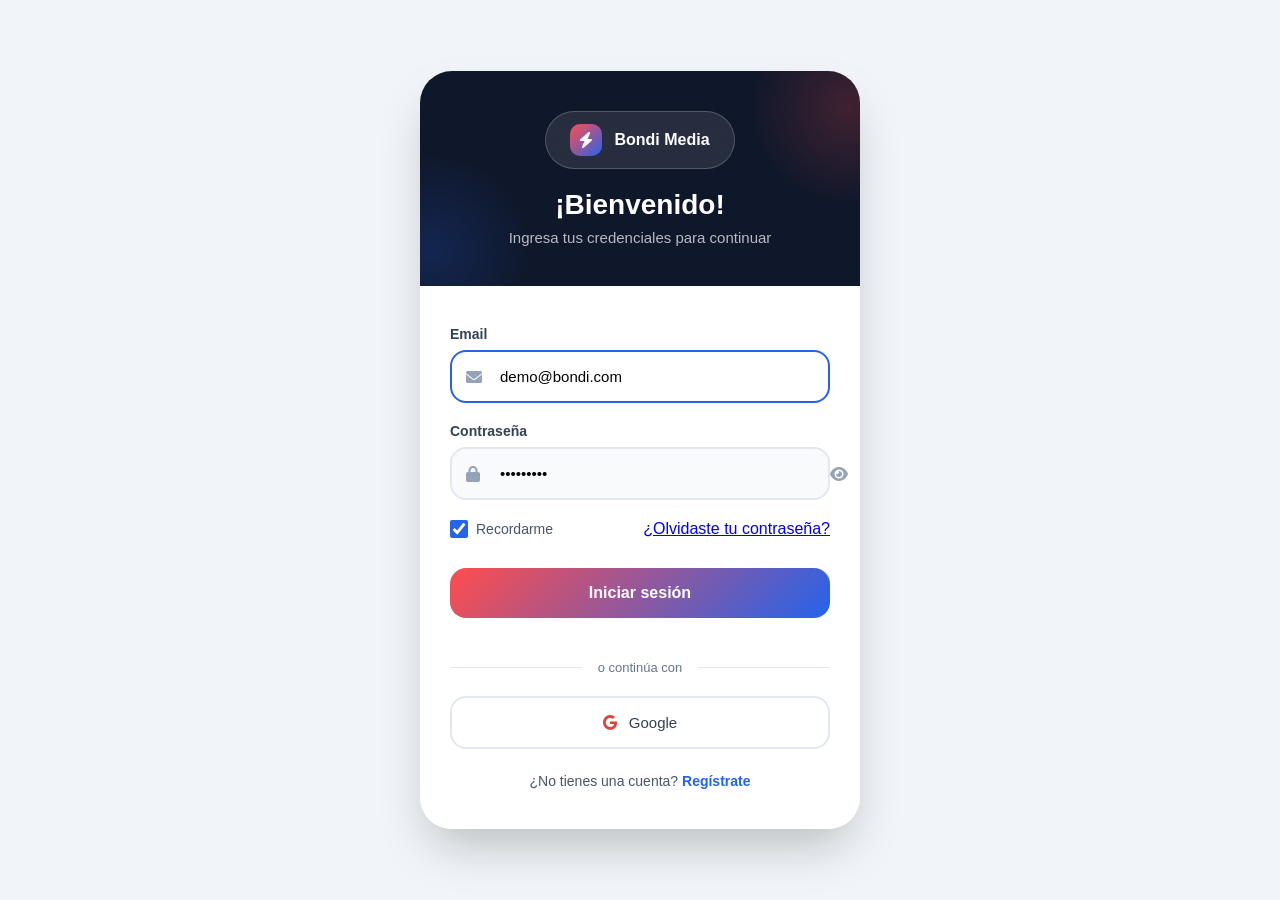
<file: dashboard.html>
<!DOCTYPE html>
<html lang="es">
<head>
    <meta charset="UTF-8">
    <meta name="viewport" content="width=device-width, initial-scale=1.0">
    <title>Bondi Media · Dashboard</title>
    
    <!-- Font Awesome -->
    <link rel="stylesheet" href="https://cdnjs.cloudflare.com/ajax/libs/font-awesome/6.0.0/css/all.min.css">
    
    <style>
        * {
            margin: 0;
            padding: 0;
            box-sizing: border-box;
            font-family: -apple-system, BlinkMacSystemFont, 'Segoe UI', Roboto, sans-serif;
        }

        body {
            background: linear-gradient(135deg, #667eea 0%, #764ba2 100%);
            min-height: 100vh;
            display: flex;
            justify-content: center;
            align-items: center;
            padding: 20px;
        }
        
        .dashboard-card {
            background: white;
            border-radius: 32px;
            padding: 40px;
            box-shadow: 0 25px 50px -12px rgba(0, 0, 0, 0.25);
            max-width: 500px;
            width: 100%;
            text-align: center;
        }
        
        h1 {
            color: #0f172a;
            margin-bottom: 20px;
            font-size: 28px;
        }

        .welcome-badge {
            background: linear-gradient(135deg, #ff4d4d, #2563eb);
            color: white;
            padding: 8px 16px;
            border-radius: 60px;
            display: inline-block;
            margin-bottom: 30px;
            font-size: 14px;
        }
        
        .user-info {
            background: #f8fafc;
            padding: 25px;
            border-radius: 24px;
            margin: 30px 0;
            text-align: left;
            border: 1px solid #e2e8f0;
        }

        .user-info p {
            margin: 12px 0;
            color: #334155;
            display: flex;
            align-items: center;
            gap: 10px;
        }

        .user-info i {
            width: 24px;
            color: #2563eb;
        }
        
        .logout-btn {
            background: linear-gradient(135deg, #ff4d4d, #2563eb);
            color: white;
            border: none;
            padding: 16px 32px;
            border-radius: 16px;
            font-size: 16px;
            font-weight: 600;
            cursor: pointer;
            transition: all 0.3s;
            width: 100%;
            display: flex;
            align-items: center;
            justify-content: center;
            gap: 10px;
        }
        
        .logout-btn:hover {
            transform: translateY(-2px);
            box-shadow: 0 20px 30px -10px rgba(255, 77, 77, 0.3);
        }
    </style>
</head>
<body>
    <div class="dashboard-card">
        <div class="welcome-badge">
            <i class="fas fa-bolt"></i> Bondi Media
        </div>
        
        <h1>🎬 Dashboard</h1>
        
        <div class="user-info" id="userInfo">
            <i class="fas fa-spinner fa-spin"></i> Verificando sesión...
        </div>
        
        <button class="logout-btn" id="logoutBtn">
            <i class="fas fa-sign-out-alt"></i> Cerrar sesión
        </button>
    </div>

    <script>
        document.addEventListener('DOMContentLoaded', function() {
            const currentUser = sessionStorage.getItem('bondi-current-user');
            
            if (!currentUser) {
                window.location.href = 'login-final.html';
                return;
            }
            
            try {
                const user = JSON.parse(currentUser);
                document.getElementById('userInfo').innerHTML = `
                    <p><i class="fas fa-envelope"></i> <strong>Email:</strong> ${user.email}</p>
                    <p><i class="fas fa-user"></i> <strong>Usuario:</strong> ${user.name || 'Demo'}</p>
                    <p><i class="fas fa-clock"></i> <strong>Inicio:</strong> ${new Date(user.loggedInAt).toLocaleString()}</p>
                `;
            } catch (e) {
                sessionStorage.removeItem('bondi-current-user');
                window.location.href = 'login-final.html';
            }
            
            document.getElementById('logoutBtn').addEventListener('click', function() {
                sessionStorage.removeItem('bondi-current-user');
                window.location.href = 'login-final.html';
            });
        });
    </script>
</body>
</html>
</file>
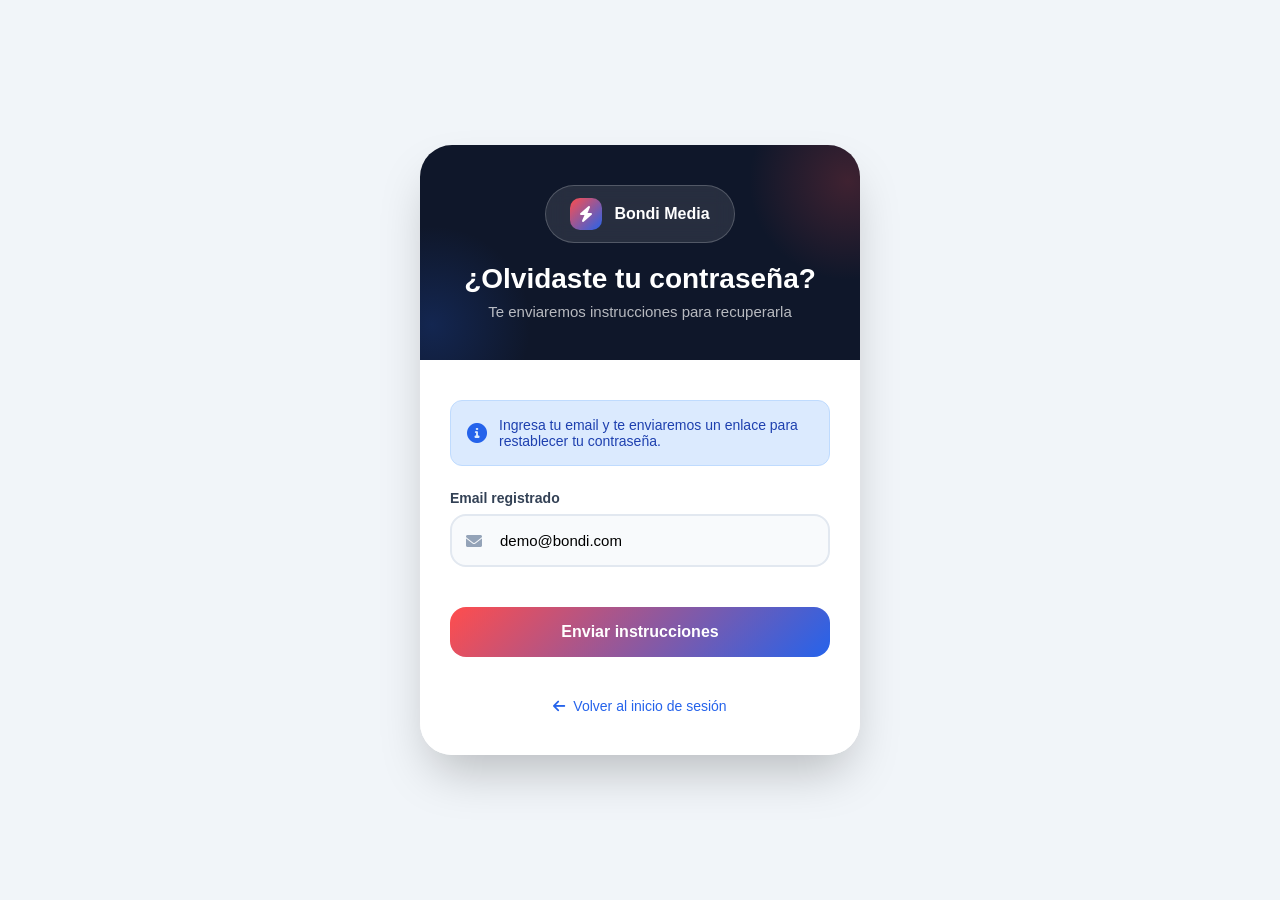
<file: forgot-password.html>
<!DOCTYPE html>
<html lang="es">
<head>
    <meta charset="UTF-8">
    <meta name="viewport" content="width=device-width, initial-scale=1.0">
    <title>Bondi Media · Recuperar Contraseña</title>
    
    <!-- Font Awesome -->
    <link rel="stylesheet" href="https://cdnjs.cloudflare.com/ajax/libs/font-awesome/6.0.0/css/all.min.css">
    
    <style>
        /* ==================================================
           ESTILOS DIRECTOS - SIN DEPENDENCIAS EXTERNAS
           ================================================== */
        
        :root {
            --deep-navy: #0f172a;
            --coral: #ff4d4d;
            --sky-blue: #2563eb;
            --gray-50: #f8fafc;
            --gray-100: #f1f5f9;
            --gray-200: #e2e8f0;
            --gray-300: #cbd5e1;
            --gray-400: #94a3b8;
            --gray-500: #64748b;
            --gray-600: #475569;
            --gray-700: #334155;
            --gray-800: #1e293b;
            --gray-900: #0f172a;
            --gradient-primary: linear-gradient(135deg, #ff4d4d, #2563eb);
        }

        * {
            margin: 0;
            padding: 0;
            box-sizing: border-box;
            font-family: -apple-system, BlinkMacSystemFont, 'Segoe UI', Roboto, sans-serif;
        }

        body {
            min-height: 100vh;
            display: flex;
            align-items: center;
            justify-content: center;
            background: var(--gray-100);
            padding: 20px;
        }

        .forgot-card {
            background: white;
            border-radius: 32px;
            box-shadow: 0 25px 50px -12px rgba(0, 0, 0, 0.25);
            width: 100%;
            max-width: 440px;
            overflow: hidden;
            animation: fadeIn 0.5s ease;
        }

        @keyframes fadeIn {
            from {
                opacity: 0;
                transform: translateY(20px);
            }
            to {
                opacity: 1;
                transform: translateY(0);
            }
        }

        .forgot-header {
            background: var(--deep-navy);
            padding: 40px 30px;
            text-align: center;
            position: relative;
            overflow: hidden;
        }

        .forgot-header::before {
            content: '';
            position: absolute;
            top: -30%;
            right: -20%;
            width: 200px;
            height: 200px;
            background: radial-gradient(circle, rgba(255, 77, 77, 0.2) 0%, transparent 70%);
            border-radius: 50%;
        }

        .forgot-header::after {
            content: '';
            position: absolute;
            bottom: -30%;
            left: -20%;
            width: 200px;
            height: 200px;
            background: radial-gradient(circle, rgba(37, 99, 235, 0.2) 0%, transparent 70%);
            border-radius: 50%;
        }

        .logo {
            display: inline-flex;
            align-items: center;
            gap: 12px;
            background: rgba(255, 255, 255, 0.1);
            padding: 12px 24px;
            border-radius: 60px;
            margin-bottom: 20px;
            border: 1px solid rgba(255, 255, 255, 0.2);
            backdrop-filter: blur(10px);
            position: relative;
            z-index: 1;
        }

        .logo-icon {
            width: 32px;
            height: 32px;
            background: var(--gradient-primary);
            border-radius: 10px;
            display: flex;
            align-items: center;
            justify-content: center;
            color: white;
            font-size: 16px;
        }

        .logo span {
            color: white;
            font-weight: 600;
            font-size: 16px;
        }

        .forgot-header h1 {
            color: white;
            font-size: 28px;
            font-weight: 700;
            margin-bottom: 8px;
            position: relative;
            z-index: 1;
        }

        .forgot-header p {
            color: rgba(255, 255, 255, 0.7);
            font-size: 15px;
            position: relative;
            z-index: 1;
        }

        .forgot-body {
            padding: 40px 30px;
            background: white;
        }

        .form-group {
            margin-bottom: 20px;
        }

        .form-group label {
            display: block;
            margin-bottom: 8px;
            font-size: 14px;
            font-weight: 600;
            color: var(--gray-700);
        }

        .input-wrapper {
            position: relative;
        }

        .input-wrapper i {
            position: absolute;
            left: 16px;
            top: 50%;
            transform: translateY(-50%);
            color: var(--gray-400);
            font-size: 16px;
        }

        .input-wrapper input {
            width: 100%;
            padding: 16px 16px 16px 48px;
            border: 2px solid var(--gray-200);
            border-radius: 16px;
            font-size: 15px;
            background: var(--gray-50);
        }

        .input-wrapper input:focus {
            outline: none;
            border-color: var(--sky-blue);
            background: white;
        }

        .forgot-btn {
            width: 100%;
            padding: 16px;
            background: var(--gradient-primary);
            border: none;
            border-radius: 16px;
            color: white;
            font-size: 16px;
            font-weight: 600;
            cursor: pointer;
            margin: 20px 0;
            transition: all 0.3s;
        }

        .forgot-btn:hover {
            transform: translateY(-2px);
            box-shadow: 0 20px 30px -10px rgba(255, 77, 77, 0.3);
        }

        .back-link {
            text-align: center;
            margin-top: 20px;
        }

        .back-link a {
            color: var(--sky-blue);
            text-decoration: none;
            font-size: 14px;
            font-weight: 500;
            display: inline-flex;
            align-items: center;
            gap: 8px;
        }

        .back-link a:hover {
            color: var(--coral);
        }

        .info-message {
            background: #dbeafe;
            border: 1px solid #bfdbfe;
            border-radius: 12px;
            padding: 16px;
            margin-bottom: 24px;
            color: #1e40af;
            font-size: 14px;
            display: flex;
            align-items: center;
            gap: 12px;
        }

        .info-message i {
            font-size: 20px;
            color: #2563eb;
        }

        .success-message {
            background: #d4edda;
            border: 1px solid #c3e6cb;
            border-radius: 12px;
            padding: 16px;
            margin-bottom: 20px;
            color: #155724;
            font-size: 14px;
            display: flex;
            align-items: center;
            gap: 12px;
            display: none;
        }

        .error-message {
            background: #fee2e2;
            border: 1px solid #fecaca;
            border-radius: 12px;
            padding: 12px 16px;
            margin-bottom: 20px;
            color: #dc2626;
            font-size: 14px;
            display: flex;
            align-items: center;
            gap: 8px;
            display: none;
        }

        .loading {
            opacity: 0.7;
            pointer-events: none;
            position: relative;
        }

        .loading::after {
            content: '';
            position: absolute;
            top: 50%;
            left: 50%;
            width: 20px;
            height: 20px;
            margin: -10px 0 0 -10px;
            border: 2px solid rgba(255, 255, 255, 0.3);
            border-top-color: white;
            border-radius: 50%;
            animation: spin 0.8s linear infinite;
        }

        @keyframes spin {
            to { transform: rotate(360deg); }
        }

        @media (max-width: 480px) {
            .forgot-header {
                padding: 30px 20px;
            }
            .forgot-header h1 {
                font-size: 24px;
            }
            .forgot-body {
                padding: 30px 20px;
            }
        }
    </style>
</head>
<body>
    <div class="forgot-card">
        <div class="forgot-header">
            <div class="logo">
                <div class="logo-icon"><i class="fas fa-bolt"></i></div>
                <span>Bondi Media</span>
            </div>
            <h1>¿Olvidaste tu contraseña?</h1>
            <p>Te enviaremos instrucciones para recuperarla</p>
        </div>

        <div class="forgot-body">
            <div class="info-message">
                <i class="fas fa-info-circle"></i>
                <div>Ingresa tu email y te enviaremos un enlace para restablecer tu contraseña.</div>
            </div>

            <div id="successMessage" class="success-message">
                <i class="fas fa-check-circle"></i>
                <span>¡Email enviado! Revisa tu bandeja de entrada.</span>
            </div>
            
            <div id="errorMessage" class="error-message">
                <i class="fas fa-exclamation-circle"></i>
                <span></span>
            </div>

            <form id="forgotForm">
                <div class="form-group">
                    <label>Email registrado</label>
                    <div class="input-wrapper">
                        <i class="fas fa-envelope"></i>
                        <input type="email" id="email" placeholder="ej: usuario@bondi.com" value="demo@bondi.com" required>
                    </div>
                </div>

                <button type="submit" class="forgot-btn" id="forgotBtn">Enviar instrucciones</button>

                <div class="back-link">
                    <a href="login.html">
                        <i class="fas fa-arrow-left"></i>
                        Volver al inicio de sesión
                    </a>
                </div>
            </form>
        </div>
    </div>

    <script>
        // ==================================================
        // FORGOT PASSWORD JS
        // ==================================================

        document.addEventListener('DOMContentLoaded', function() {
            const form = document.getElementById('forgotForm');
            const email = document.getElementById('email');
            const forgotBtn = document.getElementById('forgotBtn');
            const errorMessage = document.getElementById('errorMessage');
            const successMessage = document.getElementById('successMessage');

            form.addEventListener('submit', function(e) {
                e.preventDefault();
                
                const emailValue = email.value.trim();
                
                // Ocultar mensajes previos
                errorMessage.style.display = 'none';
                successMessage.style.display = 'none';
                
                // Validar email
                if (!emailValue) {
                    showError('Por favor ingresa tu email');
                    return;
                }
                
                const emailRegex = /^[^\s@]+@[^\s@]+\.[^\s@]+$/;
                if (!emailRegex.test(emailValue)) {
                    showError('Ingresa un email válido');
                    return;
                }
                
                // Mostrar loading
                forgotBtn.classList.add('loading');
                forgotBtn.textContent = 'Enviando...';
                
                // Simular envío de email
                setTimeout(() => {
                    forgotBtn.classList.remove('loading');
                    
                    // Buscar si el email existe en usuarios registrados
                    const users = JSON.parse(localStorage.getItem('bondi-users') || '[]');
                    const existingUser = users.find(u => u.email === emailValue);
                    
                    if (existingUser) {
                        console.log('Email encontrado:', existingUser.email);
                        // Email existe, mostrar éxito
                        successMessage.style.display = 'flex';
                        forgotBtn.textContent = '✓ Enviado!';
                        forgotBtn.style.background = 'linear-gradient(135deg, #10b981, #059669)';
                        
                        // Aquí normalmente enviarías un email real
                        // Por ahora solo simulamos
                        
                        setTimeout(() => {
                            forgotBtn.textContent = 'Enviar instrucciones';
                            forgotBtn.style.background = 'linear-gradient(135deg, #ff4d4d, #2563eb)';
                        }, 3000);
                        
                    } else {
                        // Email no existe, mostrar error pero sin revelar información de seguridad
                        forgotBtn.textContent = 'Enviar instrucciones';
                        showError('Si el email existe, recibirás instrucciones');
                        
                        // Por seguridad, siempre mostramos el mismo mensaje
                        console.log('Email no encontrado en la base de datos');
                    }
                    
                    // Auto-ocultar mensaje de éxito después de 5 segundos
                    setTimeout(() => {
                        successMessage.style.display = 'none';
                    }, 5000);
                    
                }, 1500);
            });

            function showError(message) {
                errorMessage.querySelector('span').textContent = message;
                errorMessage.style.display = 'flex';
                
                setTimeout(() => {
                    errorMessage.style.display = 'none';
                }, 4000);
            }
        });
    </script>
</body>
</html>
</file>
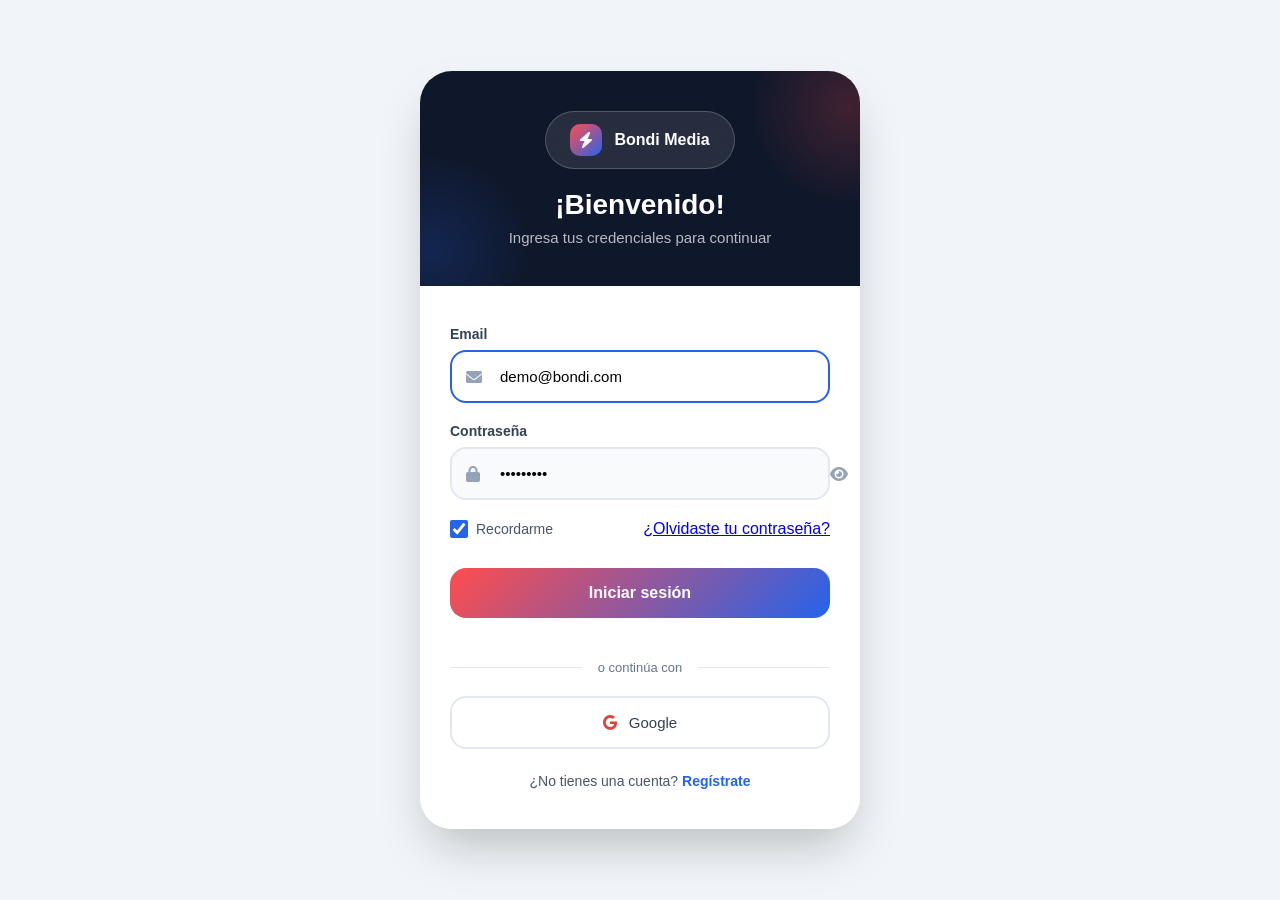
<file: login-final.html>
<!DOCTYPE html>
<html lang="es">
<head>
    <meta charset="UTF-8">
    <meta name="viewport" content="width=device-width, initial-scale=1.0">
    <title>Bondi Media · Iniciar Sesión</title>
    
    <!-- Font Awesome (CDN - siempre funciona) -->
    <link rel="stylesheet" href="https://cdnjs.cloudflare.com/ajax/libs/font-awesome/6.0.0/css/all.min.css">
    
    <style>
        /* ==================================================
           ESTILOS DIRECTAMENTE EN EL HTML
           ================================================== */
        
        :root {
            --deep-navy: #0f172a;
            --coral: #ff4d4d;
            --sky-blue: #2563eb;
            --gray-50: #f8fafc;
            --gray-100: #f1f5f9;
            --gray-200: #e2e8f0;
            --gray-300: #cbd5e1;
            --gray-400: #94a3b8;
            --gray-500: #64748b;
            --gray-600: #475569;
            --gray-700: #334155;
            --gray-800: #1e293b;
            --gray-900: #0f172a;
            --gradient-primary: linear-gradient(135deg, #ff4d4d, #2563eb);
        }

        * {
            margin: 0;
            padding: 0;
            box-sizing: border-box;
            font-family: -apple-system, BlinkMacSystemFont, 'Segoe UI', Roboto, sans-serif;
        }

        body {
            min-height: 100vh;
            display: flex;
            align-items: center;
            justify-content: center;
            background: var(--gray-100);
            padding: 20px;
        }

        .login-card {
            background: white;
            border-radius: 32px;
            box-shadow: 0 25px 50px -12px rgba(0, 0, 0, 0.25);
            width: 100%;
            max-width: 440px;
            overflow: hidden;
            animation: fadeIn 0.5s ease;
        }

        @keyframes fadeIn {
            from {
                opacity: 0;
                transform: translateY(20px);
            }
            to {
                opacity: 1;
                transform: translateY(0);
            }
        }

        .login-header {
            background: var(--deep-navy);
            padding: 40px 30px;
            text-align: center;
            position: relative;
            overflow: hidden;
        }

        .login-header::before {
            content: '';
            position: absolute;
            top: -30%;
            right: -20%;
            width: 200px;
            height: 200px;
            background: radial-gradient(circle, rgba(255, 77, 77, 0.2) 0%, transparent 70%);
            border-radius: 50%;
        }

        .login-header::after {
            content: '';
            position: absolute;
            bottom: -30%;
            left: -20%;
            width: 200px;
            height: 200px;
            background: radial-gradient(circle, rgba(37, 99, 235, 0.2) 0%, transparent 70%);
            border-radius: 50%;
        }

        .logo {
            display: inline-flex;
            align-items: center;
            gap: 12px;
            background: rgba(255, 255, 255, 0.1);
            padding: 12px 24px;
            border-radius: 60px;
            margin-bottom: 20px;
            border: 1px solid rgba(255, 255, 255, 0.2);
            backdrop-filter: blur(10px);
            position: relative;
            z-index: 1;
        }

        .logo-icon {
            width: 32px;
            height: 32px;
            background: var(--gradient-primary);
            border-radius: 10px;
            display: flex;
            align-items: center;
            justify-content: center;
            color: white;
            font-size: 16px;
        }

        .logo span {
            color: white;
            font-weight: 600;
            font-size: 16px;
        }

        .login-header h1 {
            color: white;
            font-size: 28px;
            font-weight: 700;
            margin-bottom: 8px;
            position: relative;
            z-index: 1;
        }

        .login-header p {
            color: rgba(255, 255, 255, 0.7);
            font-size: 15px;
            position: relative;
            z-index: 1;
        }

        .login-body {
            padding: 40px 30px;
            background: white;
        }

        .form-group {
            margin-bottom: 20px;
        }

        .form-group label {
            display: block;
            margin-bottom: 8px;
            font-size: 14px;
            font-weight: 600;
            color: var(--gray-700);
        }

        .input-wrapper {
            position: relative;
        }

        .input-wrapper i {
            position: absolute;
            left: 16px;
            top: 50%;
            transform: translateY(-50%);
            color: var(--gray-400);
            font-size: 16px;
        }

        .input-wrapper input {
            width: 100%;
            padding: 16px 16px 16px 48px;
            border: 2px solid var(--gray-200);
            border-radius: 16px;
            font-size: 15px;
            background: var(--gray-50);
        }

        .input-wrapper input:focus {
            outline: none;
            border-color: var(--sky-blue);
            background: white;
        }

        .toggle-password {
            position: absolute;
            right: 16px;
            top: 50%;
            transform: translateY(-50%);
            background: none;
            border: none;
            color: var(--gray-400);
            cursor: pointer;
            font-size: 18px;
        }

        .form-options {
            display: flex;
            justify-content: space-between;
            align-items: center;
            margin: 20px 0 30px;
        }

        .remember-me {
            display: flex;
            align-items: center;
            gap: 8px;
            cursor: pointer;
        }

        .remember-me input {
            width: 18px;
            height: 18px;
            accent-color: var(--sky-blue);
        }

        .remember-me span {
            font-size: 14px;
            color: var(--gray-600);
        }

        .forgot-link {
            color: var(--sky-blue);
            text-decoration: none;
            font-size: 14px;
            font-weight: 500;
        }

        .login-btn {
            width: 100%;
            padding: 16px;
            background: var(--gradient-primary);
            border: none;
            border-radius: 16px;
            color: white;
            font-size: 16px;
            font-weight: 600;
            cursor: pointer;
            margin-bottom: 20px;
        }

        .login-btn:hover {
            transform: translateY(-2px);
            box-shadow: 0 20px 30px -10px rgba(255, 77, 77, 0.3);
        }

        .divider {
            text-align: center;
            margin: 20px 0;
            position: relative;
        }

        .divider::before {
            content: '';
            position: absolute;
            top: 50%;
            left: 0;
            right: 0;
            height: 1px;
            background: var(--gray-200);
        }

        .divider span {
            background: white;
            padding: 0 16px;
            color: var(--gray-500);
            font-size: 13px;
            position: relative;
            z-index: 1;
        }

        .google-btn {
            width: 100%;
            padding: 16px;
            border: 2px solid var(--gray-200);
            border-radius: 16px;
            background: white;
            color: var(--gray-700);
            font-size: 15px;
            font-weight: 500;
            cursor: pointer;
            display: flex;
            align-items: center;
            justify-content: center;
            gap: 12px;
        }

        .google-btn i {
            color: #DB4437;
        }

        .signup-link {
            text-align: center;
            margin-top: 24px;
            font-size: 14px;
            color: var(--gray-600);
        }

        .signup-link a {
            color: var(--sky-blue);
            text-decoration: none;
            font-weight: 600;
        }

        .error-message {
            background: #fee2e2;
            border: 1px solid #fecaca;
            border-radius: 12px;
            padding: 12px 16px;
            margin-bottom: 20px;
            color: #dc2626;
            font-size: 14px;
            display: flex;
            align-items: center;
            gap: 8px;
            display: none;
        }

        .loading {
            opacity: 0.7;
            pointer-events: none;
            position: relative;
        }

        .loading::after {
            content: '';
            position: absolute;
            top: 50%;
            left: 50%;
            width: 20px;
            height: 20px;
            margin: -10px 0 0 -10px;
            border: 2px solid rgba(255, 255, 255, 0.3);
            border-top-color: white;
            border-radius: 50%;
            animation: spin 0.8s linear infinite;
        }

        @keyframes spin {
            to { transform: rotate(360deg); }
        }

        @media (max-width: 480px) {
            .login-header {
                padding: 30px 20px;
            }
            .login-body {
                padding: 30px 20px;
            }
            .form-options {
                flex-direction: column;
                gap: 12px;
                align-items: flex-start;
            }
        }
    </style>
</head>
<body>
    <div class="login-card">
        <div class="login-header">
            <div class="logo">
                <div class="logo-icon"><i class="fas fa-bolt"></i></div>
                <span>Bondi Media</span>
            </div>
            <h1>¡Bienvenido!</h1>
            <p>Ingresa tus credenciales para continuar</p>
        </div>

        <div class="login-body">
            <div id="errorMessage" class="error-message">
                <i class="fas fa-exclamation-circle"></i>
                <span>Email o contraseña incorrectos</span>
            </div>

            <form id="loginForm">
                <div class="form-group">
                    <label>Email</label>
                    <div class="input-wrapper">
                        <i class="fas fa-envelope"></i>
                        <input type="email" id="email" placeholder="ej: usuario@bondi.com" value="demo@bondi.com" required>
                    </div>
                </div>

                <div class="form-group">
                    <label>Contraseña</label>
                    <div class="input-wrapper">
                        <i class="fas fa-lock"></i>
                        <input type="password" id="password" placeholder="••••••••" value="bondi2026" required>
                        <button type="button" class="toggle-password" id="togglePasswordBtn">
                            <i class="fas fa-eye" id="toggleIcon"></i>
                        </button>
                    </div>
                </div>

                <div class="form-options">
                    <label class="remember-me">
                        <input type="checkbox" id="remember" checked>
                        <span>Recordarme</span>
                    </label>
                    <a href="#" id="forgotLink">¿Olvidaste tu contraseña?</a>
                </div>

                <button type="submit" class="login-btn" id="loginBtn">Iniciar sesión</button>

                <div class="divider">
                    <span>o continúa con</span>
                </div>

                <button type="button" class="google-btn" id="googleBtn">
                    <i class="fab fa-google"></i>
                    Google
                </button>

                <div class="signup-link">
                    ¿No tienes una cuenta?
                    <a href="#" id="signupLink">Regístrate</a>
                </div>
            </form>
        </div>
    </div>

    <script>
        // ==================================================
        // SCRIPT DE LOGIN - TODO EN UN SOLO ARCHIVO
        // ==================================================

        document.addEventListener('DOMContentLoaded', function() {
            console.log('Login page loaded');
            
            const loginForm = document.getElementById('loginForm');
            const emailInput = document.getElementById('email');
            const passwordInput = document.getElementById('password');
            const loginBtn = document.getElementById('loginBtn');
            const errorMessage = document.getElementById('errorMessage');
            const togglePasswordBtn = document.getElementById('togglePasswordBtn');
            const forgotLink = document.getElementById('forgotLink');
            const googleBtn = document.getElementById('googleBtn');
            const signupLink = document.getElementById('signupLink');
            const rememberCheck = document.getElementById('remember');

            // Verificar si ya hay sesión
            const currentUser = sessionStorage.getItem('bondi-current-user');
            if (currentUser) {
                window.location.href = 'dashboard.html';
                return;
            }

            // Cargar email guardado
            const savedEmail = localStorage.getItem('bondi-email');
            const savedRemember = localStorage.getItem('bondi-remember');
            
            if (savedEmail && savedRemember === 'true') {
                emailInput.value = savedEmail;
                rememberCheck.checked = true;
            }

            // Toggle password
            if (togglePasswordBtn) {
                togglePasswordBtn.addEventListener('click', function() {
                    const type = passwordInput.type === 'password' ? 'text' : 'password';
                    passwordInput.type = type;
                    
                    const icon = document.getElementById('toggleIcon');
                    if (icon) {
                        if (type === 'password') {
                            icon.classList.remove('fa-eye-slash');
                            icon.classList.add('fa-eye');
                        } else {
                            icon.classList.remove('fa-eye');
                            icon.classList.add('fa-eye-slash');
                        }
                    }
                });
            }

            // Login submit
            if (loginForm) {
                loginForm.addEventListener('submit', function(e) {
                    e.preventDefault();
                    
                    const email = emailInput.value.trim();
                    const password = passwordInput.value.trim();
                    const remember = rememberCheck.checked;
                    
                    if (!email || !password) {
                        showError('Por favor completa todos los campos');
                        return;
                    }
                    
                    loginBtn.classList.add('loading');
                    loginBtn.textContent = 'Iniciando sesión...';
                    
                    setTimeout(() => {
                        loginBtn.classList.remove('loading');
                        
                        if (email === 'demo@bondi.com' && password === 'bondi2026') {
                            
                            if (remember) {
                                localStorage.setItem('bondi-remember', 'true');
                                localStorage.setItem('bondi-email', email);
                            } else {
                                localStorage.removeItem('bondi-remember');
                                localStorage.removeItem('bondi-email');
                            }
                            
                            sessionStorage.setItem('bondi-current-user', JSON.stringify({
                                email: email,
                                name: 'Usuario Demo',
                                loggedInAt: new Date().toISOString()
                            }));
                            
                            loginBtn.textContent = '✓ Bienvenido!';
                            loginBtn.style.background = 'linear-gradient(135deg, #10b981, #059669)';
                            
                            setTimeout(() => {
                                window.location.href = 'dashboard.html';
                            }, 1000);
                            
                        } else {
                            loginBtn.textContent = 'Iniciar sesión';
                            showError('Email o contraseña incorrectos');
                            
                            emailInput.style.borderColor = '#ef4444';
                            passwordInput.style.borderColor = '#ef4444';
                            
                            setTimeout(() => {
                                emailInput.style.borderColor = '';
                                passwordInput.style.borderColor = '';
                            }, 500);
                        }
                    }, 1500);
                });
            }

            function showError(message) {
                if (errorMessage) {
                    const span = errorMessage.querySelector('span');
                    if (span) span.textContent = message;
                    errorMessage.style.display = 'flex';
                    
                    setTimeout(() => {
                        errorMessage.style.display = 'none';
                    }, 5000);
                }
            }

            if (forgotLink) {
                forgotLink.addEventListener('click', function(e) {
                    e.preventDefault();
                    alert('Demo: Funcionalidad de recuperación');
                });
            }

            if (googleBtn) {
                googleBtn.addEventListener('click', function() {
                    alert('Demo: Google Sign In');
                });
            }

            if (signupLink) {
                signupLink.addEventListener('click', function(e) {
                    e.preventDefault();
                    alert('Demo: Página de registro');
                });
            }

            emailInput.focus();
        });
    </script>
</body>
</html>
</file>
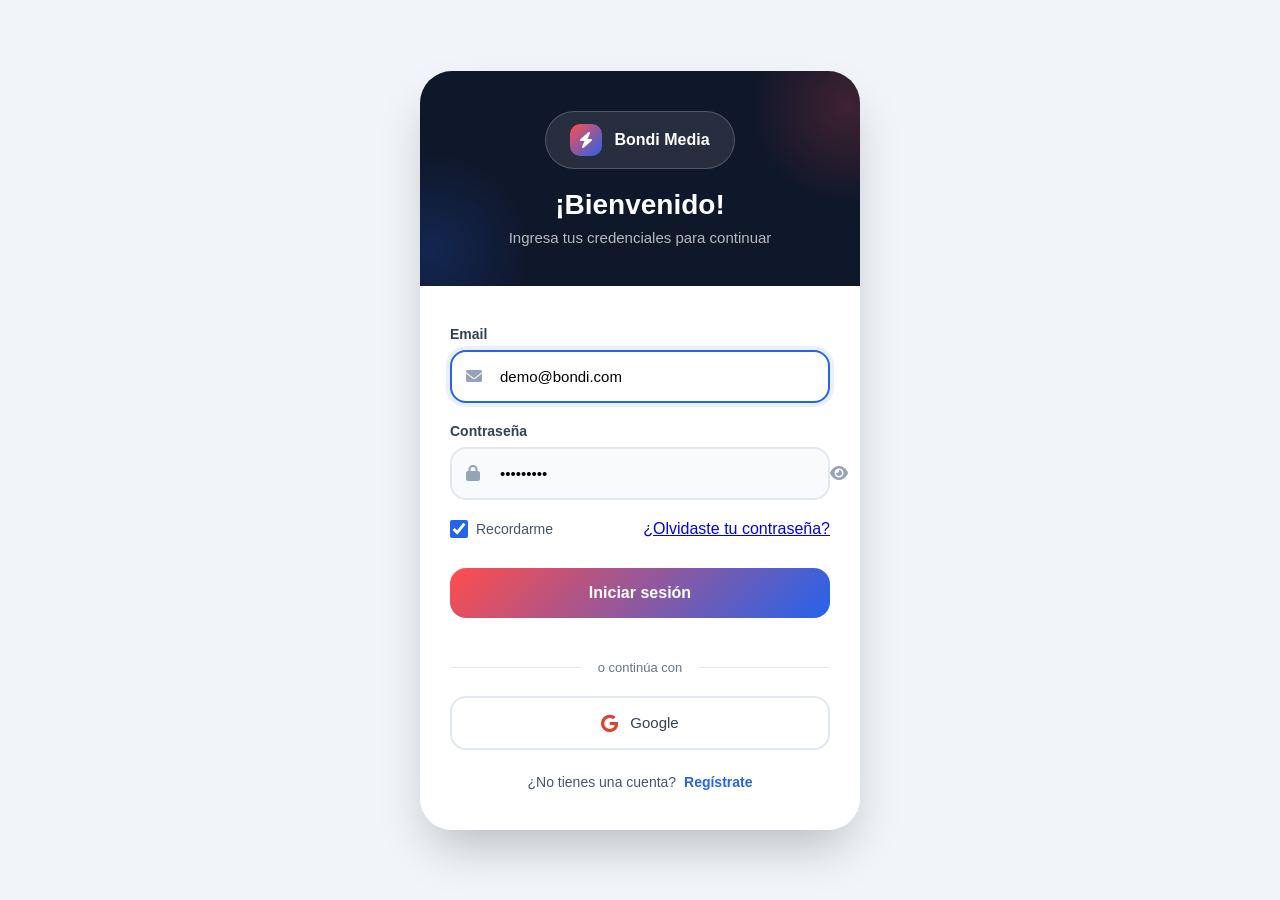
<file: login.html>
<!DOCTYPE html>
<html lang="es">
<head>
    <meta charset="UTF-8">
    <meta name="viewport" content="width=device-width, initial-scale=1.0">
    <title>Bondi Media · Iniciar Sesión</title>
    
    <!-- Font Awesome -->
    <link rel="stylesheet" href="https://cdnjs.cloudflare.com/ajax/libs/font-awesome/6.0.0/css/all.min.css">
    
    <!-- CSS -->
    <link rel="stylesheet" href="css/login.css">
</head>
<body>
    <div class="login-card">
        <div class="login-header">
            <div class="logo">
                <div class="logo-icon"><i class="fas fa-bolt"></i></div>
                <span>Bondi Media</span>
            </div>
            <h1>¡Bienvenido!</h1>
            <p>Ingresa tus credenciales para continuar</p>
        </div>

        <div class="login-body">
            <!-- Mensaje de error -->
            <div id="errorMessage" class="error-message" style="display: none;">
                <i class="fas fa-exclamation-circle"></i>
                <span>Email o contraseña incorrectos</span>
            </div>

            <form id="loginForm">
                <div class="form-group">
                    <label>Email</label>
                    <div class="input-wrapper">
                        <i class="fas fa-envelope"></i>
                        <input type="email" id="email" placeholder="ej: usuario@bondi.com" value="demo@bondi.com" required>
                    </div>
                </div>

                <div class="form-group">
                    <label>Contraseña</label>
                    <div class="input-wrapper">
                        <i class="fas fa-lock"></i>
                        <input type="password" id="password" placeholder="••••••••" value="bondi2026" required>
                        <button type="button" class="toggle-password" id="togglePasswordBtn">
                            <i class="fas fa-eye" id="toggleIcon"></i>
                        </button>
                    </div>
                </div>

                <div class="form-options">
                    <label class="remember-me">
                        <input type="checkbox" id="remember" checked>
                        <span>Recordarme</span>
                    </label>
                    <a href="forgot-password.html" id="forgotLink">¿Olvidaste tu contraseña?</a>
                </div>

                <button type="submit" class="login-btn" id="loginBtn">Iniciar sesión</button>

                <div class="divider">
                    <span>o continúa con</span>
                </div>

                <button type="button" class="google-btn" id="googleBtn">
                    <i class="fab fa-google"></i>
                    Google
                </button>

                <div class="signup-link">
                    ¿No tienes una cuenta?
                    <a href="register.html" id="signupLink">Regístrate</a>
                </div>
            </form>
        </div>
    </div>

    <script src="js/auth/login.js"></script>
</body>
</html>
</file>
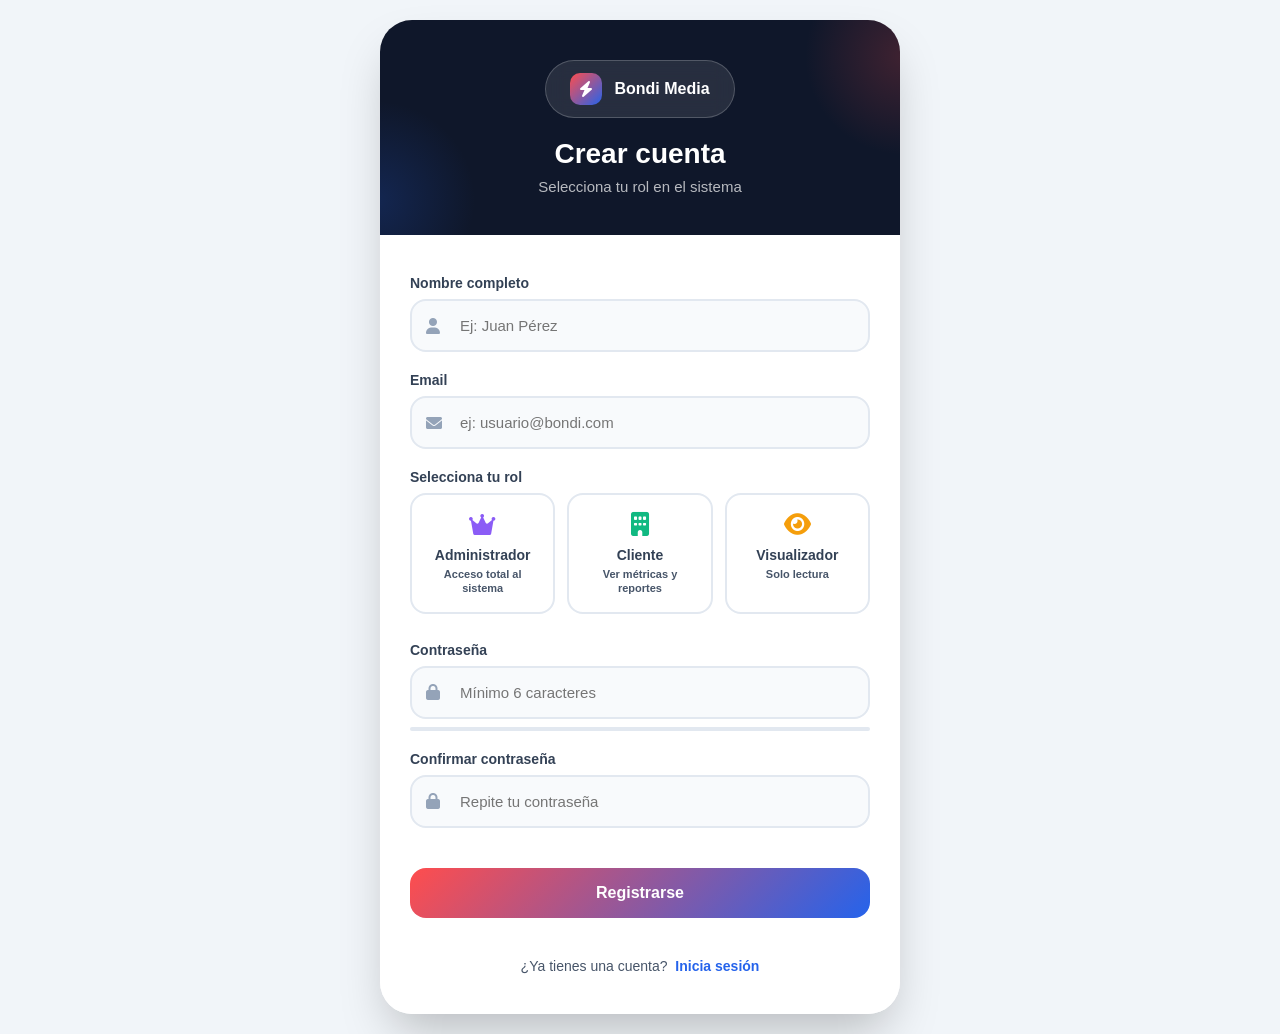
<file: register.html>
<!DOCTYPE html>
<html lang="es">
<head>
    <meta charset="UTF-8">
    <meta name="viewport" content="width=device-width, initial-scale=1.0">
    <title>Bondi Media · Registro</title>
    
    <!-- Font Awesome -->
    <link rel="stylesheet" href="https://cdnjs.cloudflare.com/ajax/libs/font-awesome/6.0.0/css/all.min.css">
    
    <style>
        /* ==================================================
           ESTILOS DIRECTOS - SIN DEPENDENCIAS EXTERNAS
           ================================================== */
        
        :root {
            --deep-navy: #0f172a;
            --coral: #ff4d4d;
            --sky-blue: #2563eb;
            --gray-50: #f8fafc;
            --gray-100: #f1f5f9;
            --gray-200: #e2e8f0;
            --gray-300: #cbd5e1;
            --gray-400: #94a3b8;
            --gray-500: #64748b;
            --gray-600: #475569;
            --gray-700: #334155;
            --gray-800: #1e293b;
            --gray-900: #0f172a;
            --gradient-primary: linear-gradient(135deg, #ff4d4d, #2563eb);
            --gradient-admin: linear-gradient(135deg, #8b5cf6, #6366f1);
            --gradient-client: linear-gradient(135deg, #10b981, #34d399);
            --gradient-viewer: linear-gradient(135deg, #f59e0b, #fbbf24);
        }

        * {
            margin: 0;
            padding: 0;
            box-sizing: border-box;
            font-family: -apple-system, BlinkMacSystemFont, 'Segoe UI', Roboto, sans-serif;
        }

        body {
            min-height: 100vh;
            display: flex;
            align-items: center;
            justify-content: center;
            background: var(--gray-100);
            padding: 20px;
        }

        .register-card {
            background: white;
            border-radius: 32px;
            box-shadow: 0 25px 50px -12px rgba(0, 0, 0, 0.25);
            width: 100%;
            max-width: 520px;
            overflow: hidden;
            animation: fadeIn 0.5s ease;
        }

        @keyframes fadeIn {
            from {
                opacity: 0;
                transform: translateY(20px);
            }
            to {
                opacity: 1;
                transform: translateY(0);
            }
        }

        .register-header {
            background: var(--deep-navy);
            padding: 40px 30px;
            text-align: center;
            position: relative;
            overflow: hidden;
        }

        .register-header::before {
            content: '';
            position: absolute;
            top: -30%;
            right: -20%;
            width: 200px;
            height: 200px;
            background: radial-gradient(circle, rgba(255, 77, 77, 0.2) 0%, transparent 70%);
            border-radius: 50%;
        }

        .register-header::after {
            content: '';
            position: absolute;
            bottom: -30%;
            left: -20%;
            width: 200px;
            height: 200px;
            background: radial-gradient(circle, rgba(37, 99, 235, 0.2) 0%, transparent 70%);
            border-radius: 50%;
        }

        .logo {
            display: inline-flex;
            align-items: center;
            gap: 12px;
            background: rgba(255, 255, 255, 0.1);
            padding: 12px 24px;
            border-radius: 60px;
            margin-bottom: 20px;
            border: 1px solid rgba(255, 255, 255, 0.2);
            backdrop-filter: blur(10px);
            position: relative;
            z-index: 1;
        }

        .logo-icon {
            width: 32px;
            height: 32px;
            background: var(--gradient-primary);
            border-radius: 10px;
            display: flex;
            align-items: center;
            justify-content: center;
            color: white;
            font-size: 16px;
        }

        .logo span {
            color: white;
            font-weight: 600;
            font-size: 16px;
        }

        .register-header h1 {
            color: white;
            font-size: 28px;
            font-weight: 700;
            margin-bottom: 8px;
            position: relative;
            z-index: 1;
        }

        .register-header p {
            color: rgba(255, 255, 255, 0.7);
            font-size: 15px;
            position: relative;
            z-index: 1;
        }

        .register-body {
            padding: 40px 30px;
            background: white;
        }

        .form-group {
            margin-bottom: 20px;
        }

        .form-group label {
            display: block;
            margin-bottom: 8px;
            font-size: 14px;
            font-weight: 600;
            color: var(--gray-700);
        }

        .input-wrapper {
            position: relative;
        }

        .input-wrapper i {
            position: absolute;
            left: 16px;
            top: 50%;
            transform: translateY(-50%);
            color: var(--gray-400);
            font-size: 16px;
        }

        .input-wrapper input,
        .input-wrapper select {
            width: 100%;
            padding: 16px 16px 16px 48px;
            border: 2px solid var(--gray-200);
            border-radius: 16px;
            font-size: 15px;
            background: var(--gray-50);
            appearance: none;
            cursor: pointer;
        }

        .input-wrapper select {
            padding-right: 40px;
            background-image: url("data:image/svg+xml,%3Csvg xmlns='http://www.w3.org/2000/svg' width='16' height='16' viewBox='0 0 24 24' fill='none' stroke='%2364748b' stroke-width='2' stroke-linecap='round' stroke-linejoin='round'%3E%3Cpolyline points='6 9 12 15 18 9'%3E%3C/polyline%3E%3C/svg%3E");
            background-repeat: no-repeat;
            background-position: right 16px center;
        }

        .input-wrapper input:focus,
        .input-wrapper select:focus {
            outline: none;
            border-color: var(--sky-blue);
            background: white;
        }

        /* Roles grid */
        .roles-grid {
            display: grid;
            grid-template-columns: repeat(3, 1fr);
            gap: 12px;
            margin-top: 8px;
        }

        .role-card {
            border: 2px solid var(--gray-200);
            border-radius: 16px;
            padding: 16px 12px;
            text-align: center;
            cursor: pointer;
            transition: all 0.2s;
            position: relative;
        }

        .role-card:hover {
            border-color: var(--sky-blue);
            background: var(--gray-50);
        }

        .role-card.selected {
            border-color: var(--sky-blue);
            background: rgba(37, 99, 235, 0.05);
        }

        .role-card input[type="radio"] {
            position: absolute;
            opacity: 0;
            width: 0;
            height: 0;
        }

        .role-icon {
            font-size: 24px;
            margin-bottom: 8px;
        }

        .role-name {
            font-weight: 600;
            font-size: 14px;
            margin-bottom: 4px;
        }

        .role-desc {
            font-size: 11px;
            color: var(--gray-600);
            line-height: 1.3;
        }

        .role-card.admin .role-icon { color: #8b5cf6; }
        .role-card.client .role-icon { color: #10b981; }
        .role-card.viewer .role-icon { color: #f59e0b; }

        .role-card.selected.admin { border-color: #8b5cf6; background: rgba(139, 92, 246, 0.05); }
        .role-card.selected.client { border-color: #10b981; background: rgba(16, 185, 129, 0.05); }
        .role-card.selected.viewer { border-color: #f59e0b; background: rgba(245, 158, 11, 0.05); }

        .register-btn {
            width: 100%;
            padding: 16px;
            background: var(--gradient-primary);
            border: none;
            border-radius: 16px;
            color: white;
            font-size: 16px;
            font-weight: 600;
            cursor: pointer;
            margin: 20px 0;
            transition: all 0.3s;
        }

        .register-btn:hover {
            transform: translateY(-2px);
            box-shadow: 0 20px 30px -10px rgba(255, 77, 77, 0.3);
        }

        .login-link {
            text-align: center;
            margin-top: 20px;
            font-size: 14px;
            color: var(--gray-600);
        }

        .login-link a {
            color: var(--sky-blue);
            text-decoration: none;
            font-weight: 600;
            margin-left: 4px;
        }

        .login-link a:hover {
            color: var(--coral);
        }

        .error-message {
            background: #fee2e2;
            border: 1px solid #fecaca;
            border-radius: 12px;
            padding: 12px 16px;
            margin-bottom: 20px;
            color: #dc2626;
            font-size: 14px;
            display: flex;
            align-items: center;
            gap: 8px;
            display: none;
        }

        .success-message {
            background: #d4edda;
            border: 1px solid #c3e6cb;
            border-radius: 12px;
            padding: 12px 16px;
            margin-bottom: 20px;
            color: #155724;
            font-size: 14px;
            display: flex;
            align-items: center;
            gap: 8px;
            display: none;
        }

        .loading {
            opacity: 0.7;
            pointer-events: none;
            position: relative;
        }

        .loading::after {
            content: '';
            position: absolute;
            top: 50%;
            left: 50%;
            width: 20px;
            height: 20px;
            margin: -10px 0 0 -10px;
            border: 2px solid rgba(255, 255, 255, 0.3);
            border-top-color: white;
            border-radius: 50%;
            animation: spin 0.8s linear infinite;
        }

        @keyframes spin {
            to { transform: rotate(360deg); }
        }

        .password-strength {
            margin-top: 8px;
            height: 4px;
            background: var(--gray-200);
            border-radius: 2px;
            overflow: hidden;
        }

        .strength-bar {
            height: 100%;
            width: 0;
            transition: width 0.3s, background-color 0.3s;
        }

        .strength-bar.weak {
            width: 33.33%;
            background: #ef4444;
        }

        .strength-bar.medium {
            width: 66.66%;
            background: #f59e0b;
        }

        .strength-bar.strong {
            width: 100%;
            background: #10b981;
        }

        @media (max-width: 480px) {
            .register-header {
                padding: 30px 20px;
            }
            .register-header h1 {
                font-size: 24px;
            }
            .register-body {
                padding: 30px 20px;
            }
            .roles-grid {
                grid-template-columns: 1fr;
            }
        }
    </style>
</head>
<body>
    <div class="register-card">
        <div class="register-header">
            <div class="logo">
                <div class="logo-icon"><i class="fas fa-bolt"></i></div>
                <span>Bondi Media</span>
            </div>
            <h1>Crear cuenta</h1>
            <p>Selecciona tu rol en el sistema</p>
        </div>

        <div class="register-body">
            <div id="successMessage" class="success-message">
                <i class="fas fa-check-circle"></i>
                <span>¡Registro exitoso! Redirigiendo al login...</span>
            </div>
            
            <div id="errorMessage" class="error-message">
                <i class="fas fa-exclamation-circle"></i>
                <span></span>
            </div>

            <form id="registerForm">
                <div class="form-group">
                    <label>Nombre completo</label>
                    <div class="input-wrapper">
                        <i class="fas fa-user"></i>
                        <input type="text" id="fullName" placeholder="Ej: Juan Pérez" required>
                    </div>
                </div>

                <div class="form-group">
                    <label>Email</label>
                    <div class="input-wrapper">
                        <i class="fas fa-envelope"></i>
                        <input type="email" id="email" placeholder="ej: usuario@bondi.com" required>
                    </div>
                </div>

                <div class="form-group">
                    <label>Selecciona tu rol</label>
                    <div class="roles-grid" id="rolesGrid">
                        <label class="role-card admin" id="roleAdmin">
                            <input type="radio" name="role" value="admin" checked>
                            <div class="role-icon"><i class="fas fa-crown"></i></div>
                            <div class="role-name">Administrador</div>
                            <div class="role-desc">Acceso total al sistema</div>
                        </label>
                        
                        <label class="role-card client" id="roleClient">
                            <input type="radio" name="role" value="client">
                            <div class="role-icon"><i class="fas fa-building"></i></div>
                            <div class="role-name">Cliente</div>
                            <div class="role-desc">Ver métricas y reportes</div>
                        </label>
                        
                        <label class="role-card viewer" id="roleViewer">
                            <input type="radio" name="role" value="viewer">
                            <div class="role-icon"><i class="fas fa-eye"></i></div>
                            <div class="role-name">Visualizador</div>
                            <div class="role-desc">Solo lectura</div>
                        </label>
                    </div>
                </div>

                <div class="form-group">
                    <label>Contraseña</label>
                    <div class="input-wrapper">
                        <i class="fas fa-lock"></i>
                        <input type="password" id="password" placeholder="Mínimo 6 caracteres" required>
                    </div>
                    <div class="password-strength">
                        <div id="strengthBar" class="strength-bar"></div>
                    </div>
                </div>

                <div class="form-group">
                    <label>Confirmar contraseña</label>
                    <div class="input-wrapper">
                        <i class="fas fa-lock"></i>
                        <input type="password" id="confirmPassword" placeholder="Repite tu contraseña" required>
                    </div>
                </div>

                <button type="submit" class="register-btn" id="registerBtn">Registrarse</button>

                <div class="login-link">
                    ¿Ya tienes una cuenta?
                    <a href="login.html">Inicia sesión</a>
                </div>
            </form>
        </div>
    </div>

    <script>
        // ==================================================
        // REGISTER.JS - CON ROLES
        // ==================================================

        document.addEventListener('DOMContentLoaded', function() {
            const form = document.getElementById('registerForm');
            const fullName = document.getElementById('fullName');
            const email = document.getElementById('email');
            const password = document.getElementById('password');
            const confirmPassword = document.getElementById('confirmPassword');
            const registerBtn = document.getElementById('registerBtn');
            const errorMessage = document.getElementById('errorMessage');
            const successMessage = document.getElementById('successMessage');
            const strengthBar = document.getElementById('strengthBar');
            
            // Elementos de roles
            const roleCards = document.querySelectorAll('.role-card');
            const roleAdmin = document.getElementById('roleAdmin');
            const roleClient = document.getElementById('roleClient');
            const roleViewer = document.getElementById('roleViewer');

            // Seleccionar rol por defecto (Admin)
            let selectedRole = 'admin';

            // Manejar selección de roles
            roleCards.forEach(card => {
                card.addEventListener('click', function() {
                    // Remover selected de todos
                    roleCards.forEach(c => c.classList.remove('selected'));
                    
                    // Agregar selected al actual
                    this.classList.add('selected');
                    
                    // Marcar el radio button
                    const radio = this.querySelector('input[type="radio"]');
                    if (radio) {
                        radio.checked = true;
                        selectedRole = radio.value;
                    }
                });
            });

            // Medidor de fortaleza de contraseña
            password.addEventListener('input', function() {
                const value = this.value;
                let strength = 0;
                
                // Criterios de fortaleza
                if (value.length >= 6) strength += 1;
                if (value.length >= 8) strength += 1;
                if (/[A-Z]/.test(value)) strength += 1;
                if (/[0-9]/.test(value)) strength += 1;
                if (/[^A-Za-z0-9]/.test(value)) strength += 1;
                
                strengthBar.className = 'strength-bar';
                
                if (value.length === 0) {
                    strengthBar.style.width = '0';
                } else if (strength <= 2) {
                    strengthBar.classList.add('weak');
                } else if (strength <= 3) {
                    strengthBar.classList.add('medium');
                } else {
                    strengthBar.classList.add('strong');
                }
            });

            // Validar registro
            form.addEventListener('submit', function(e) {
                e.preventDefault();
                
                const nameValue = fullName.value.trim();
                const emailValue = email.value.trim();
                const passwordValue = password.value;
                const confirmValue = confirmPassword.value;
                
                // Obtener rol seleccionado
                const selectedRadio = document.querySelector('input[name="role"]:checked');
                const role = selectedRadio ? selectedRadio.value : 'viewer';
                
                // Ocultar mensajes previos
                errorMessage.style.display = 'none';
                successMessage.style.display = 'none';
                
                // Validaciones
                if (!nameValue || !emailValue || !passwordValue || !confirmValue) {
                    showError('Todos los campos son obligatorios');
                    return;
                }
                
                if (nameValue.length < 3) {
                    showError('El nombre debe tener al menos 3 caracteres');
                    return;
                }
                
                const emailRegex = /^[^\s@]+@[^\s@]+\.[^\s@]+$/;
                if (!emailRegex.test(emailValue)) {
                    showError('Ingresa un email válido');
                    return;
                }
                
                if (passwordValue.length < 6) {
                    showError('La contraseña debe tener al menos 6 caracteres');
                    return;
                }
                
                if (passwordValue !== confirmValue) {
                    showError('Las contraseñas no coinciden');
                    return;
                }
                
                // Mostrar loading
                registerBtn.classList.add('loading');
                registerBtn.textContent = 'Registrando...';
                
                // Simular registro
                setTimeout(() => {
                    registerBtn.classList.remove('loading');
                    
                    // Obtener usuarios existentes
                    const users = JSON.parse(localStorage.getItem('bondi-users') || '[]');
                    const existingUser = users.find(u => u.email === emailValue);
                    
                    if (existingUser) {
                        registerBtn.textContent = 'Registrarse';
                        showError('Este email ya está registrado');
                        return;
                    }
                    
                    // Determinar permisos según rol
                    let permissions = {};
                    switch(role) {
                        case 'admin':
                            permissions = {
                                canEdit: true,
                                canDelete: true,
                                canCreate: true,
                                canViewReports: true,
                                canManageUsers: true
                            };
                            break;
                        case 'client':
                            permissions = {
                                canEdit: false,
                                canDelete: false,
                                canCreate: false,
                                canViewReports: true,
                                canManageUsers: false
                            };
                            break;
                        case 'viewer':
                            permissions = {
                                canEdit: false,
                                canDelete: false,
                                canCreate: false,
                                canViewReports: true,
                                canManageUsers: false
                            };
                            break;
                    }
                    
                    // Crear nuevo usuario con rol
                    const newUser = {
                        id: users.length + 1,
                        name: nameValue,
                        email: emailValue,
                        password: passwordValue,
                        role: role,
                        roleName: role === 'admin' ? 'Administrador' : role === 'client' ? 'Cliente' : 'Visualizador',
                        permissions: permissions,
                        createdAt: new Date().toISOString(),
                        lastLogin: null
                    };
                    
                    users.push(newUser);
                    localStorage.setItem('bondi-users', JSON.stringify(users));
                    
                    // Guardar también en una lista por rol (para consultas rápidas)
                    const roleKey = `bondi-users-${role}`;
                    const roleUsers = JSON.parse(localStorage.getItem(roleKey) || '[]');
                    roleUsers.push(newUser);
                    localStorage.setItem(roleKey, JSON.stringify(roleUsers));
                    
                    console.log('✅ Usuario registrado:', { email: emailValue, role: role });
                    
                    // Mostrar éxito
                    successMessage.style.display = 'flex';
                    registerBtn.textContent = '✓ Registrado!';
                    registerBtn.style.background = 'linear-gradient(135deg, #10b981, #059669)';
                    
                    // Redirigir al login
                    setTimeout(() => {
                        window.location.href = 'login.html';
                    }, 2000);
                    
                }, 1500);
            });

            function showError(message) {
                errorMessage.querySelector('span').textContent = message;
                errorMessage.style.display = 'flex';
                
                setTimeout(() => {
                    errorMessage.style.display = 'none';
                }, 4000);
            }
        });
    </script>
</body>
</html>
</file>
<file: css/login.css>
/* ==================================================
   LOGIN.CSS - Bondi Media
   ================================================== */

:root {
    --accent-purple: #8b5cf6;
    --accent-green: #10b981;
    --accent-yellow: #f59e0b;
    --deep-navy: #0f172a;
    --coral: #ff4d4d;
    --coral-light: #ff6b6b;
    --sky-blue: #2563eb;
    --sky-blue-light: #3b82f6;
    --pure-white: #ffffff;
    --gray-50: #f8fafc;
    --gray-100: #f1f5f9;
    --gray-200: #e2e8f0;
    --gray-300: #cbd5e1;
    --gray-400: #94a3b8;
    --gray-500: #64748b;
    --gray-600: #475569;
    --gray-700: #334155;
    --gray-800: #1e293b;
    --gray-900: #0f172a;
    --dark-bg: #0a0f1c;
    --gradient-primary: linear-gradient(135deg, #ff4d4d, #2563eb);
    --radius-lg: 16px;
    --radius-full: 9999px;
    --shadow-2xl: 0 25px 50px -12px rgba(0, 0, 0, 0.25);

    /* Espaciado */
    --spacing-xs: 4px;
    --spacing-sm: 8px;
    --spacing-md: 16px;
    --spacing-lg: 24px;
    --spacing-xl: 32px;
    --spacing-2xl: 48px;

    /* Radios */
    --radius-sm: 8px;
    --radius-md: 12px;
    --radius-lg: 16px;
    --radius-xl: 20px;
    --radius-2xl: 24px;
    --radius-full: 9999px;

        /* Sombras */
    --shadow-xs: 0 1px 2px rgba(0,0,0,0.05);
    --shadow-sm: 0 1px 3px rgba(0,0,0,0.1);
    --shadow-md: 0 4px 6px -1px rgba(0,0,0,0.1);
    --shadow-lg: 0 10px 15px -3px rgba(0,0,0,0.1);
    --shadow-xl: 0 20px 25px -5px rgba(0,0,0,0.1);
    --shadow-2xl: 0 25px 50px -12px rgba(0,0,0,0.25);
    
    /* Gradientes */
    --gradient-primary: linear-gradient(135deg, var(--coral), var(--sky-blue));
    --gradient-success: linear-gradient(135deg, #10b981, #059669);
    --gradient-warning: linear-gradient(135deg, #f59e0b, #d97706);
    --gradient-danger: linear-gradient(135deg, #ef4444, #dc2626);
    --gradient-purple: linear-gradient(135deg, #8b5cf6, #6d28d9);
    
    /* Transiciones */
    --transition-fast: 150ms cubic-bezier(0.4, 0, 0.2, 1);
    --transition-base: 200ms cubic-bezier(0.4, 0, 0.2, 1);
    --transition-slow: 300ms cubic-bezier(0.4, 0, 0.2, 1);
}

* {
    margin: 0;
    padding: 0;
    box-sizing: border-box;
    font-family: -apple-system, BlinkMacSystemFont, 'Segoe UI', Roboto, sans-serif;
}

body {
    min-height: 100vh;
    display: flex;
    align-items: center;
    justify-content: center;
    background: var(--gray-100);
    padding: 20px;
}

.login-card {
    background: white;
    border-radius: 32px;
    box-shadow: var(--shadow-2xl);
    width: 100%;
    max-width: 440px;
    overflow: hidden;
    animation: fadeIn 0.5s ease;
}

@keyframes fadeIn {
    from {
        opacity: 0;
        transform: translateY(20px);
    }
    to {
        opacity: 1;
        transform: translateY(0);
    }
}

.login-header {
    background: var(--deep-navy);
    padding: 40px 30px;
    text-align: center;
    position: relative;
    overflow: hidden;
}

.login-header::before {
    content: '';
    position: absolute;
    top: -30%;
    right: -20%;
    width: 200px;
    height: 200px;
    background: radial-gradient(circle, rgba(255, 77, 77, 0.2) 0%, transparent 70%);
    border-radius: 50%;
}

.login-header::after {
    content: '';
    position: absolute;
    bottom: -30%;
    left: -20%;
    width: 200px;
    height: 200px;
    background: radial-gradient(circle, rgba(37, 99, 235, 0.2) 0%, transparent 70%);
    border-radius: 50%;
}

.logo {
    display: inline-flex;
    align-items: center;
    gap: 12px;
    background: rgba(255, 255, 255, 0.1);
    padding: 12px 24px;
    border-radius: 60px;
    margin-bottom: 20px;
    border: 1px solid rgba(255, 255, 255, 0.2);
    backdrop-filter: blur(10px);
    position: relative;
    z-index: 1;
}

.logo-icon {
    width: 32px;
    height: 32px;
    background: var(--gradient-primary);
    border-radius: 10px;
    display: flex;
    align-items: center;
    justify-content: center;
    color: white;
    font-size: 16px;
}

.logo span {
    color: white;
    font-weight: 600;
    font-size: 16px;
}

.login-header h1 {
    color: white;
    font-size: 28px;
    font-weight: 700;
    margin-bottom: 8px;
    position: relative;
    z-index: 1;
}

.login-header p {
    color: rgba(255, 255, 255, 0.7);
    font-size: 15px;
    position: relative;
    z-index: 1;
}

.login-body {
    padding: 40px 30px;
    background: white;
}

.form-group {
    margin-bottom: 20px;
}

.form-group label {
    display: block;
    margin-bottom: 8px;
    font-size: 14px;
    font-weight: 600;
    color: var(--gray-700);
}

.input-wrapper {
    position: relative;
}

.input-wrapper i {
    position: absolute;
    left: 16px;
    top: 50%;
    transform: translateY(-50%);
    color: var(--gray-400);
    font-size: 16px;
    transition: color 0.2s;
}

.input-wrapper input {
    width: 100%;
    padding: 16px 16px 16px 48px;
    border: 2px solid var(--gray-200);
    border-radius: 16px;
    font-size: 15px;
    transition: all 0.2s;
    background: var(--gray-50);
}

.input-wrapper input:focus {
    outline: none;
    border-color: var(--sky-blue);
    background: white;
    box-shadow: 0 0 0 4px rgba(37, 99, 235, 0.1);
}

.input-wrapper input:focus + i {
    color: var(--sky-blue);
}

.toggle-password {
    position: absolute;
    right: 16px;
    top: 50%;
    transform: translateY(-50%);
    background: none;
    border: none;
    color: var(--gray-400);
    cursor: pointer;
    font-size: 18px;
    transition: color 0.2s;
}

.toggle-password:hover {
    color: var(--gray-600);
}

.form-options {
    display: flex;
    justify-content: space-between;
    align-items: center;
    margin: 20px 0 30px;
}

.remember-me {
    display: flex;
    align-items: center;
    gap: 8px;
    cursor: pointer;
}

.remember-me input {
    width: 18px;
    height: 18px;
    accent-color: var(--sky-blue);
    cursor: pointer;
}

.remember-me span {
    font-size: 14px;
    color: var(--gray-600);
}

.forgot-link {
    color: var(--sky-blue);
    text-decoration: none;
    font-size: 14px;
    font-weight: 500;
    transition: color 0.2s;
}

.forgot-link:hover {
    color: var(--coral);
}

.login-btn {
    width: 100%;
    padding: 16px;
    background: var(--gradient-primary);
    border: none;
    border-radius: 16px;
    color: white;
    font-size: 16px;
    font-weight: 600;
    cursor: pointer;
    transition: all 0.3s;
    margin-bottom: 20px;
    position: relative;
    overflow: hidden;
}

.login-btn::before {
    content: '';
    position: absolute;
    top: 50%;
    left: 50%;
    width: 0;
    height: 0;
    border-radius: 50%;
    background: rgba(255, 255, 255, 0.2);
    transform: translate(-50%, -50%);
    transition: width 0.6s, height 0.6s;
}

.login-btn:hover {
    transform: translateY(-2px);
    box-shadow: 0 20px 30px -10px rgba(255, 77, 77, 0.3);
}

.login-btn:hover::before {
    width: 300px;
    height: 300px;
}

.divider {
    text-align: center;
    margin: 20px 0;
    position: relative;
}

.divider::before {
    content: '';
    position: absolute;
    top: 50%;
    left: 0;
    right: 0;
    height: 1px;
    background: var(--gray-200);
    z-index: 1;
}

.divider span {
    background: white;
    padding: 0 16px;
    color: var(--gray-500);
    font-size: 13px;
    position: relative;
    z-index: 2;
}

.google-btn {
    width: 100%;
    padding: 16px;
    border: 2px solid var(--gray-200);
    border-radius: 16px;
    background: white;
    color: var(--gray-700);
    font-size: 15px;
    font-weight: 500;
    cursor: pointer;
    display: flex;
    align-items: center;
    justify-content: center;
    gap: 12px;
    transition: all 0.2s;
}

.google-btn i {
    color: #DB4437;
    font-size: 18px;
}

.google-btn:hover {
    background: var(--gray-50);
    border-color: var(--gray-300);
    transform: translateY(-2px);
    box-shadow: 0 8px 20px -8px rgba(0, 0, 0, 0.2);
}

.signup-link {
    text-align: center;
    margin-top: 24px;
    font-size: 14px;
    color: var(--gray-600);
}

.signup-link a {
    color: var(--sky-blue);
    text-decoration: none;
    font-weight: 600;
    margin-left: 4px;
    transition: color 0.2s;
}

.signup-link a:hover {
    color: var(--coral);
}

.error-message {
    background: #fee2e2;
    border: 1px solid #fecaca;
    border-radius: 12px;
    padding: 12px 16px;
    margin-bottom: 20px;
    color: #dc2626;
    font-size: 14px;
    display: flex;
    align-items: center;
    gap: 8px;
    animation: shake 0.5s ease;
    display: none;
}

@keyframes shake {
    0%, 100% { transform: translateX(0); }
    25% { transform: translateX(-5px); }
    75% { transform: translateX(5px); }
}

.loading {
    opacity: 0.7;
    pointer-events: none;
    position: relative;
}

.loading::after {
    content: '';
    position: absolute;
    top: 50%;
    left: 50%;
    width: 20px;
    height: 20px;
    margin: -10px 0 0 -10px;
    border: 2px solid rgba(255, 255, 255, 0.3);
    border-top-color: white;
    border-radius: 50%;
    animation: spin 0.8s linear infinite;
}

@keyframes spin {
    to { transform: rotate(360deg); }
}

@media (max-width: 480px) {
    .login-header {
        padding: 30px 20px;
    }
    
    .login-header h1 {
        font-size: 24px;
    }
    
    .login-body {
        padding: 30px 20px;
    }
    
    .form-options {
        flex-direction: column;
        gap: 12px;
        align-items: flex-start;
    }
}
</file>
